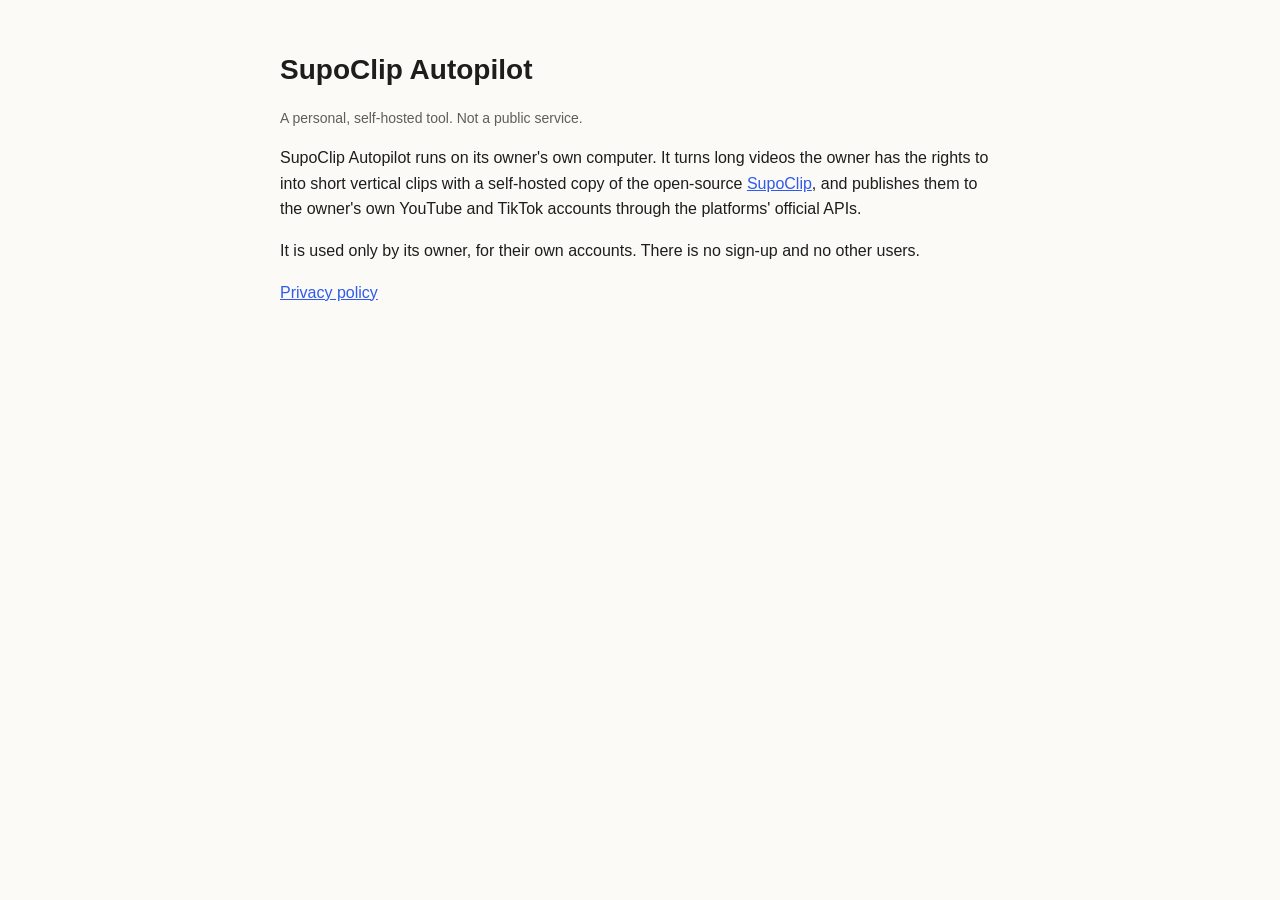
<file: index.html>
<!doctype html><html lang="en"><head><meta charset="utf-8"><meta name="viewport" content="width=device-width,initial-scale=1">
<title>SupoClip Autopilot</title><link rel="stylesheet" href="style.css"></head><body><main>
<h1>SupoClip Autopilot</h1>
<p class="mute">A personal, self-hosted tool. Not a public service.</p>
<p>SupoClip Autopilot runs on its owner's own computer. It turns long videos the owner has the rights to into short vertical clips with a self-hosted copy of the open-source <a href="https://github.com/FujiwaraChoki/supoclip">SupoClip</a>, and publishes them to the owner's own YouTube and TikTok accounts through the platforms' official APIs.</p>
<p>It is used only by its owner, for their own accounts. There is no sign-up and no other users.</p>
<p><a href="privacy.html">Privacy policy</a></p>
</main></body></html>
</file>
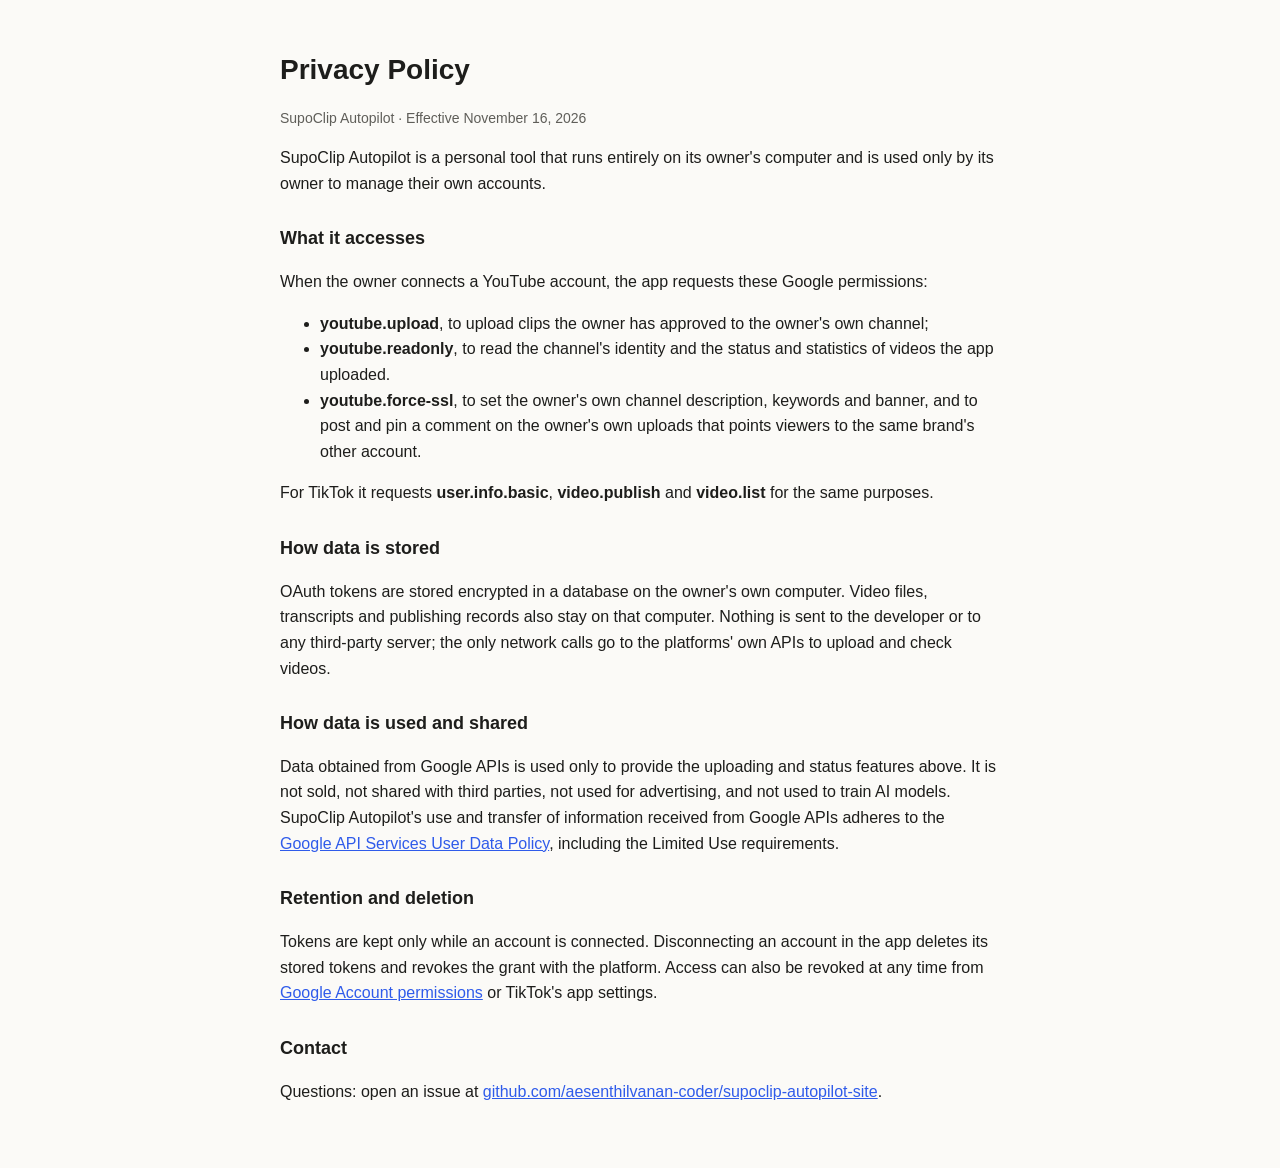
<file: privacy.html>
<!doctype html><html lang="en"><head><meta charset="utf-8"><meta name="viewport" content="width=device-width,initial-scale=1">
<title>Privacy Policy</title><link rel="stylesheet" href="style.css"></head><body><main>
<h1>Privacy Policy</h1>
<p class="mute">SupoClip Autopilot · Effective November 16, 2026</p>
<p>SupoClip Autopilot is a personal tool that runs entirely on its owner's computer and is used only by its owner to manage their own accounts.</p>
<h2>What it accesses</h2>
<p>When the owner connects a YouTube account, the app requests these Google permissions:</p>
<ul><li><b>youtube.upload</b>, to upload clips the owner has approved to the owner's own channel;</li>
<li><b>youtube.readonly</b>, to read the channel's identity and the status and statistics of videos the app uploaded.</li>
<li><b>youtube.force-ssl</b>, to set the owner's own channel description, keywords and banner, and to post and pin a comment on the owner's own uploads that points viewers to the same brand's other account.</li></ul>
<p>For TikTok it requests <b>user.info.basic</b>, <b>video.publish</b> and <b>video.list</b> for the same purposes.</p>
<h2>How data is stored</h2>
<p>OAuth tokens are stored encrypted in a database on the owner's own computer. Video files, transcripts and publishing records also stay on that computer. Nothing is sent to the developer or to any third-party server; the only network calls go to the platforms' own APIs to upload and check videos.</p>
<h2>How data is used and shared</h2>
<p>Data obtained from Google APIs is used only to provide the uploading and status features above. It is not sold, not shared with third parties, not used for advertising, and not used to train AI models. SupoClip Autopilot's use and transfer of information received from Google APIs adheres to the <a href="https://developers.google.com/terms/api-services-user-data-policy">Google API Services User Data Policy</a>, including the Limited Use requirements.</p>
<h2>Retention and deletion</h2>
<p>Tokens are kept only while an account is connected. Disconnecting an account in the app deletes its stored tokens and revokes the grant with the platform. Access can also be revoked at any time from <a href="https://myaccount.google.com/permissions">Google Account permissions</a> or TikTok's app settings.</p>
<h2>Contact</h2>
<p>Questions: open an issue at <a href="https://github.com/aesenthilvanan-coder/supoclip-autopilot-site/issues">github.com/aesenthilvanan-coder/supoclip-autopilot-site</a>.</p>
</main></body></html>
</file>
<file: style.css>
:root{--bg:#fbfaf7;--ink:#1d1d1b;--mute:#5f5e59;--acc:#2f5bea}
@media (prefers-color-scheme:dark){:root{--bg:#151514;--ink:#ecebe6;--mute:#a09e95;--acc:#8aa6ff}}
body{margin:0;background:var(--bg);color:var(--ink);font:16px/1.6 -apple-system,BlinkMacSystemFont,"Segoe UI",sans-serif}
main{max-width:720px;margin:0 auto;padding:48px 16px}h1{font-size:28px;margin:0 0 4px}h2{font-size:18px;margin:28px 0 6px}
p,li{color:var(--ink)}.mute{color:var(--mute);font-size:14px}a{color:var(--acc)}
</file>
